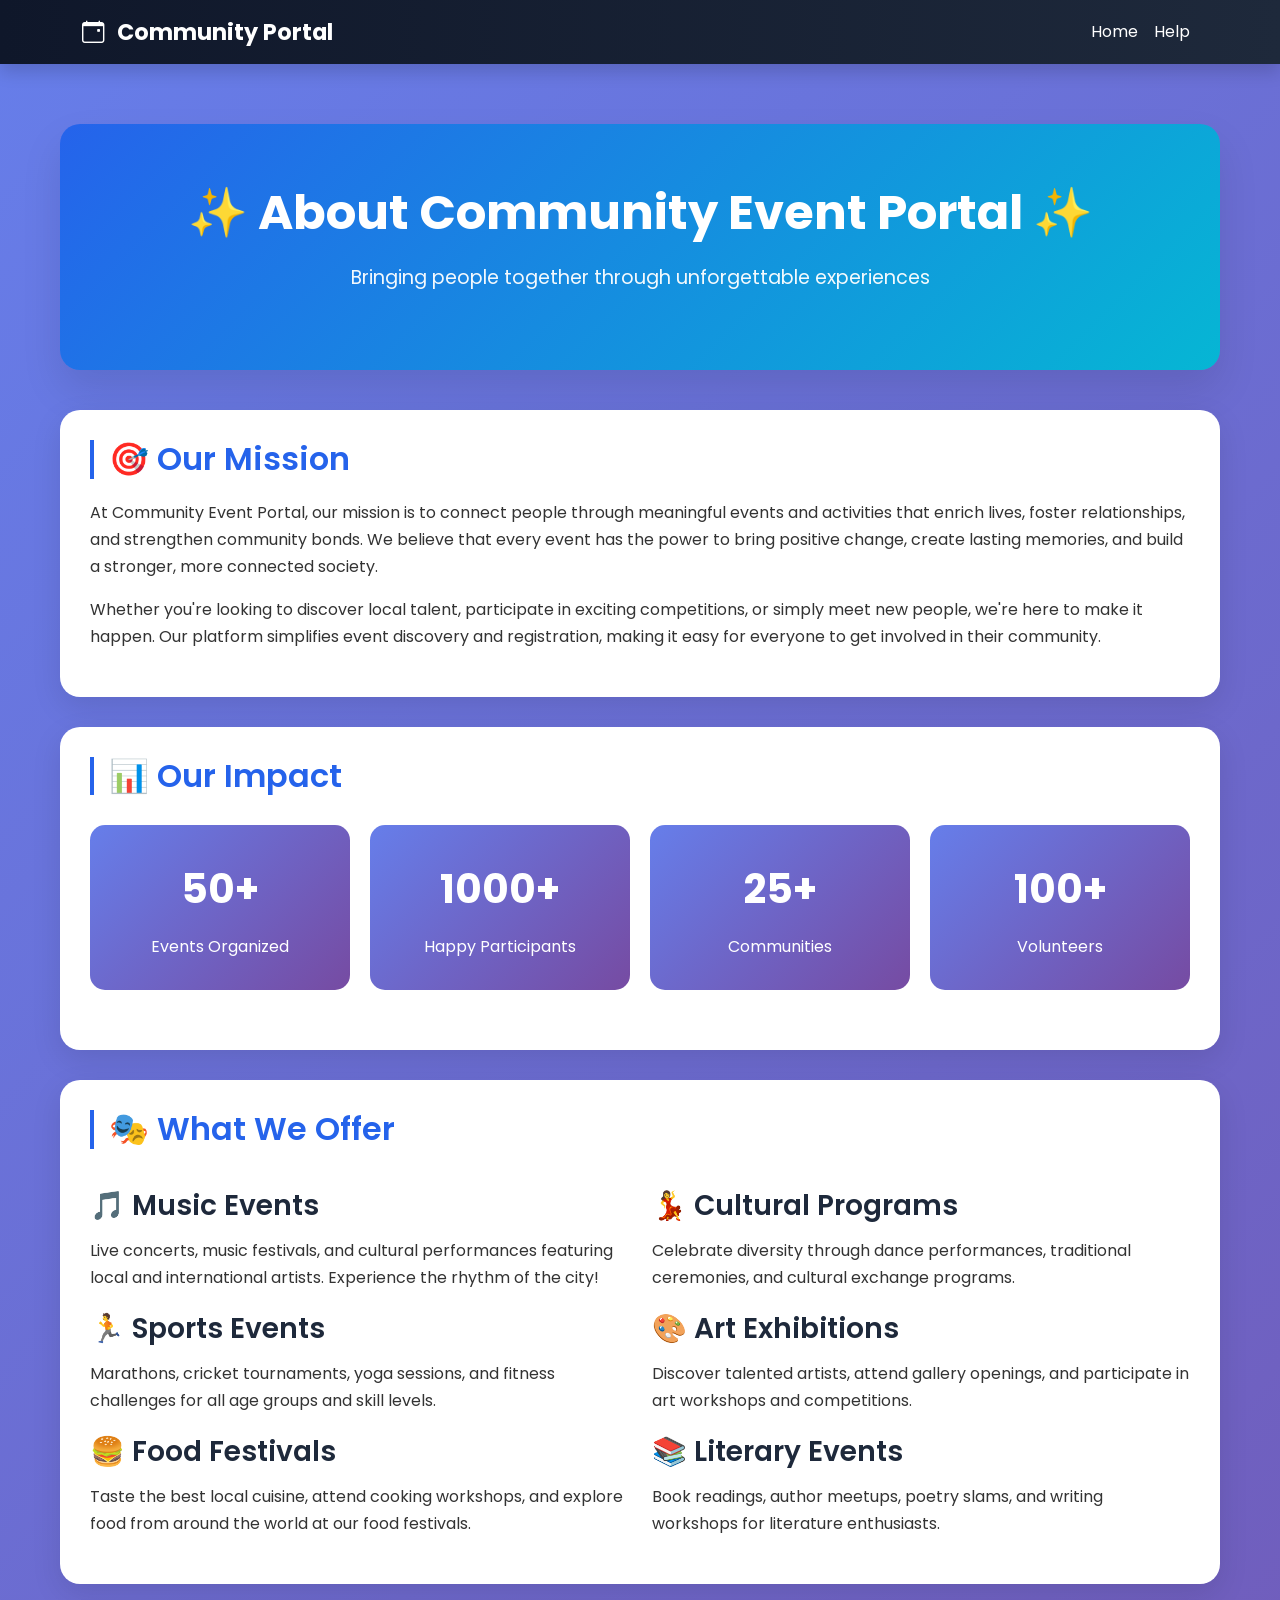
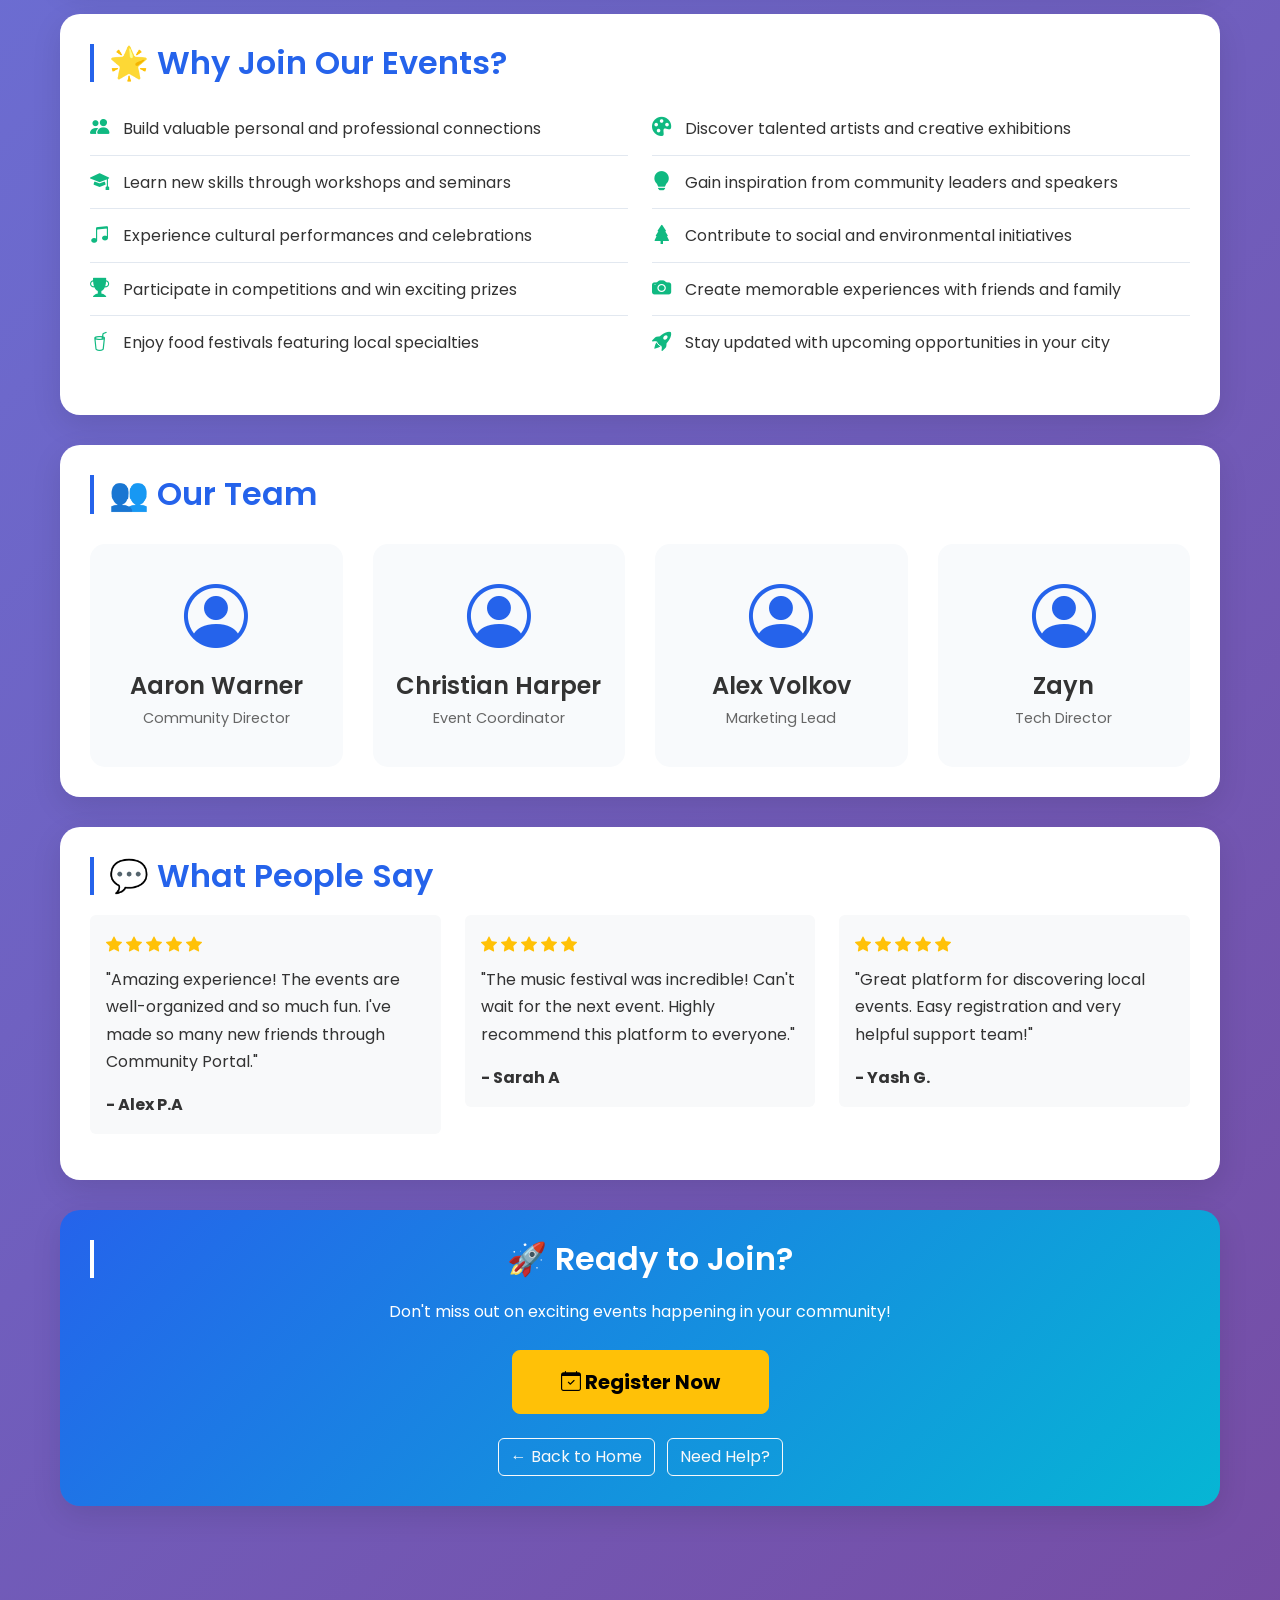
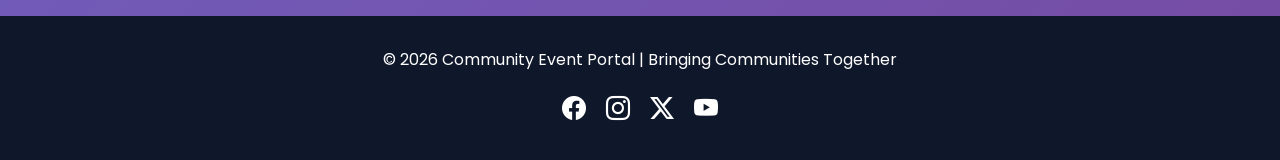
<file: MODULE 1/about.html>
<!DOCTYPE html>
<html lang="en">

<head>
    <meta charset="UTF-8">
    <meta name="viewport" content="width=device-width, initial-scale=1.0">
    <title>About Us - Community Event Portal</title>

    <!-- Google Fonts -->
    <link href="https://fonts.googleapis.com/css2?family=Poppins:wght@300;400;500;600;700&display=swap" rel="stylesheet">

    <!-- Bootstrap 5 -->
    <link href="https://cdn.jsdelivr.net/npm/bootstrap@5.3.3/dist/css/bootstrap.min.css" rel="stylesheet">

    <!-- Bootstrap Icons -->
    <link href="https://cdn.jsdelivr.net/npm/bootstrap-icons@1.11.3/font/bootstrap-icons.css" rel="stylesheet">

    <style>
        * {
            margin: 0;
            padding: 0;
            box-sizing: border-box;
        }

        body {
            font-family: 'Poppins', sans-serif;
            background: linear-gradient(135deg, #667eea 0%, #764ba2 100%);
            color: #333;
            line-height: 1.7;
        }

        .navbar {
            background: linear-gradient(90deg, #0f172a, #1e293b) !important;
        }

        .navbar-brand {
            font-size: 1.4rem;
            font-weight: 700;
        }

        .navbar-brand i {
            margin-right: 8px;
        }

        .nav-link {
            color: white !important;
            transition: 0.3s;
        }

        .nav-link:hover {
            color: #fbbf24 !important;
        }

        .about-container {
            max-width: 1200px;
            margin: 40px auto;
            padding: 20px;
        }

        .about-header {
            background: linear-gradient(135deg, #2563eb, #06b6d4);
            border-radius: 20px;
            padding: 60px 40px;
            text-align: center;
            color: white;
            margin-bottom: 40px;
            box-shadow: 0 20px 40px rgba(0, 0, 0, 0.1);
        }

        .about-header h1 {
            font-size: 3rem;
            font-weight: 700;
            margin-bottom: 20px;
        }

        .about-header p {
            font-size: 1.2rem;
            opacity: 0.95;
        }

        .card-custom {
            background: white;
            border-radius: 20px;
            padding: 30px;
            margin-bottom: 30px;
            box-shadow: 0 10px 30px rgba(0, 0, 0, 0.1);
            transition: transform 0.3s ease, box-shadow 0.3s ease;
        }

        .card-custom:hover {
            transform: translateY(-5px);
            box-shadow: 0 20px 40px rgba(0, 0, 0, 0.15);
        }

        .card-custom h2 {
            color: #2563eb;
            margin-bottom: 20px;
            font-weight: 600;
            border-left: 4px solid #2563eb;
            padding-left: 15px;
        }

        .card-custom h3 {
            color: #1e293b;
            margin-top: 20px;
            margin-bottom: 15px;
            font-weight: 600;
        }

        .stats-grid {
            display: grid;
            grid-template-columns: repeat(auto-fit, minmax(200px, 1fr));
            gap: 20px;
            margin: 30px 0;
        }

        .stat-box {
            background: linear-gradient(135deg, #667eea 0%, #764ba2 100%);
            color: white;
            padding: 30px 20px;
            text-align: center;
            border-radius: 15px;
            transition: transform 0.3s ease;
        }

        .stat-box:hover {
            transform: scale(1.05);
        }

        .stat-box .number {
            font-size: 2.5rem;
            font-weight: 700;
        }

        .stat-box .label {
            font-size: 1rem;
            margin-top: 10px;
        }

        .team-grid {
            display: grid;
            grid-template-columns: repeat(auto-fit, minmax(250px, 1fr));
            gap: 30px;
            margin-top: 30px;
        }

        .team-member {
            text-align: center;
            padding: 20px;
            background: #f8fafc;
            border-radius: 15px;
            transition: all 0.3s ease;
        }

        .team-member:hover {
            background: #e0f2fe;
            transform: translateY(-5px);
        }

        .team-member i {
            font-size: 4rem;
            color: #2563eb;
            margin-bottom: 15px;
        }

        .team-member h4 {
            font-weight: 600;
            margin-bottom: 5px;
        }

        .team-member p {
            color: #666;
            font-size: 0.9rem;
        }

        .btn-back {
            background: #2563eb;
            color: white;
            padding: 12px 30px;
            border-radius: 30px;
            text-decoration: none;
            display: inline-block;
            transition: all 0.3s ease;
            font-weight: 500;
        }

        .btn-back:hover {
            background: #1d4ed8;
            color: white;
            transform: translateX(-5px);
        }

        .feature-list {
            list-style: none;
            padding: 0;
        }

        .feature-list li {
            padding: 10px 0;
            border-bottom: 1px solid #e2e8f0;
        }

        .feature-list li:last-child {
            border-bottom: none;
        }

        .feature-list i {
            color: #10b981;
            margin-right: 10px;
            font-size: 1.2rem;
        }

        footer {
            background: #0f172a;
            color: white;
            padding: 30px 0;
            text-align: center;
            margin-top: 60px;
        }

        @media (max-width: 768px) {
            .about-header h1 {
                font-size: 2rem;
            }
            
            .stats-grid {
                grid-template-columns: repeat(2, 1fr);
            }
        }
    </style>
</head>

<body>

    <!-- Navigation -->
    <nav class="navbar navbar-expand-lg navbar-dark sticky-top shadow">
        <div class="container">
            <a class="navbar-brand fw-bold" href="index.html">
                <i class="bi bi-calendar-event"></i>
                Community Portal
            </a>
            <button class="navbar-toggler" type="button" data-bs-toggle="collapse" data-bs-target="#navbarContent">
                <span class="navbar-toggler-icon"></span>
            </button>
            <div class="collapse navbar-collapse" id="navbarContent">
                <ul class="navbar-nav ms-auto">
                    <li class="nav-item">
                        <a class="nav-link" href="index.html">Home</a>
                    </li>
                    <li class="nav-item">
                        <a class="nav-link" href="help.html">Help</a>
                    </li>
                </ul>
            </div>
        </div>
    </nav>

    <div class="about-container">
        <!-- Header Section -->
        <div class="about-header">
            <h1>✨ About Community Event Portal ✨</h1>
            <p>Bringing people together through unforgettable experiences</p>
        </div>

        <!-- Mission Section -->
        <div class="card-custom">
            <h2>🎯 Our Mission</h2>
            <p>At Community Event Portal, our mission is to connect people through meaningful events and activities that enrich lives, foster relationships, and strengthen community bonds. We believe that every event has the power to bring positive change, create lasting memories, and build a stronger, more connected society.</p>
            <p>Whether you're looking to discover local talent, participate in exciting competitions, or simply meet new people, we're here to make it happen. Our platform simplifies event discovery and registration, making it easy for everyone to get involved in their community.</p>
        </div>

        <!-- Statistics Section -->
        <div class="card-custom">
            <h2>📊 Our Impact</h2>
            <div class="stats-grid">
                <div class="stat-box">
                    <div class="number">50+</div>
                    <div class="label">Events Organized</div>
                </div>
                <div class="stat-box">
                    <div class="number">1000+</div>
                    <div class="label">Happy Participants</div>
                </div>
                <div class="stat-box">
                    <div class="number">25+</div>
                    <div class="label">Communities</div>
                </div>
                <div class="stat-box">
                    <div class="number">100+</div>
                    <div class="label">Volunteers</div>
                </div>
            </div>
        </div>

        <!-- What We Offer -->
        <div class="card-custom">
            <h2>🎭 What We Offer</h2>
            <div class="row">
                <div class="col-md-6">
                    <h3>🎵 Music Events</h3>
                    <p>Live concerts, music festivals, and cultural performances featuring local and international artists. Experience the rhythm of the city!</p>
                    
                    <h3>🏃 Sports Events</h3>
                    <p>Marathons, cricket tournaments, yoga sessions, and fitness challenges for all age groups and skill levels.</p>
                    
                    <h3>🍔 Food Festivals</h3>
                    <p>Taste the best local cuisine, attend cooking workshops, and explore food from around the world at our food festivals.</p>
                </div>
                <div class="col-md-6">
                    <h3>💃 Cultural Programs</h3>
                    <p>Celebrate diversity through dance performances, traditional ceremonies, and cultural exchange programs.</p>
                    
                    <h3>🎨 Art Exhibitions</h3>
                    <p>Discover talented artists, attend gallery openings, and participate in art workshops and competitions.</p>
                    
                    <h3>📚 Literary Events</h3>
                    <p>Book readings, author meetups, poetry slams, and writing workshops for literature enthusiasts.</p>
                </div>
            </div>
        </div>

        <!-- Benefits Section -->
        <div class="card-custom">
            <h2>🌟 Why Join Our Events?</h2>
            <div class="row">
                <div class="col-md-6">
                    <ul class="feature-list">
                        <li><i class="bi bi-people-fill"></i> Build valuable personal and professional connections</li>
                        <li><i class="bi bi-mortarboard-fill"></i> Learn new skills through workshops and seminars</li>
                        <li><i class="bi bi-music-note-beamed"></i> Experience cultural performances and celebrations</li>
                        <li><i class="bi bi-trophy-fill"></i> Participate in competitions and win exciting prizes</li>
                        <li><i class="bi bi-cup-straw"></i> Enjoy food festivals featuring local specialties</li>
                    </ul>
                </div>
                <div class="col-md-6">
                    <ul class="feature-list">
                        <li><i class="bi bi-palette-fill"></i> Discover talented artists and creative exhibitions</li>
                        <li><i class="bi bi-lightbulb-fill"></i> Gain inspiration from community leaders and speakers</li>
                        <li><i class="bi bi-tree-fill"></i> Contribute to social and environmental initiatives</li>
                        <li><i class="bi bi-camera-fill"></i> Create memorable experiences with friends and family</li>
                        <li><i class="bi bi-rocket-takeoff-fill"></i> Stay updated with upcoming opportunities in your city</li>
                    </ul>
                </div>
            </div>
        </div>

        <!-- Team Section -->
        <div class="card-custom">
            <h2>👥 Our Team</h2>
            <div class="team-grid">
                <div class="team-member">
                    <i class="bi bi-person-circle"></i>
                    <h4>Aaron Warner</h4>
                    <p>Community Director</p>
                </div>
                <div class="team-member">
                    <i class="bi bi-person-circle"></i>
                    <h4>Christian Harper</h4>
                    <p>Event Coordinator</p>
                </div>
                <div class="team-member">
                    <i class="bi bi-person-circle"></i>
                    <h4>Alex Volkov</h4>
                    <p>Marketing Lead</p>
                </div>
                <div class="team-member">
                    <i class="bi bi-person-circle"></i>
                    <h4>Zayn</h4>
                    <p>Tech Director</p>
                </div>
            </div>
        </div>

        <!-- Testimonials -->
        <div class="card-custom">
            <h2>💬 What People Say</h2>
            <div class="row">
                <div class="col-md-4 mb-3">
                    <div class="p-3 bg-light rounded">
                        <i class="bi bi-star-fill text-warning"></i>
                        <i class="bi bi-star-fill text-warning"></i>
                        <i class="bi bi-star-fill text-warning"></i>
                        <i class="bi bi-star-fill text-warning"></i>
                        <i class="bi bi-star-fill text-warning"></i>
                        <p class="mt-2">"Amazing experience! The events are well-organized and so much fun. I've made so many new friends through Community Portal."</p>
                        <strong>- Alex P.A</strong>
                    </div>
                </div>
                <div class="col-md-4 mb-3">
                    <div class="p-3 bg-light rounded">
                        <i class="bi bi-star-fill text-warning"></i>
                        <i class="bi bi-star-fill text-warning"></i>
                        <i class="bi bi-star-fill text-warning"></i>
                        <i class="bi bi-star-fill text-warning"></i>
                        <i class="bi bi-star-fill text-warning"></i>
                        <p class="mt-2">"The music festival was incredible! Can't wait for the next event. Highly recommend this platform to everyone."</p>
                        <strong>- Sarah A</strong>
                    </div>
                </div>
                <div class="col-md-4 mb-3">
                    <div class="p-3 bg-light rounded">
                        <i class="bi bi-star-fill text-warning"></i>
                        <i class="bi bi-star-fill text-warning"></i>
                        <i class="bi bi-star-fill text-warning"></i>
                        <i class="bi bi-star-fill text-warning"></i>
                        <i class="bi bi-star-fill text-warning"></i>
                        <p class="mt-2">"Great platform for discovering local events. Easy registration and very helpful support team!"</p>
                        <strong>- Yash G.</strong>
                    </div>
                </div>
            </div>
        </div>

        <!-- Call to Action -->
        <div class="card-custom text-center" style="background: linear-gradient(135deg, #2563eb, #06b6d4); color: white;">
            <h2 style="color: white; border-left-color: white;">🚀 Ready to Join?</h2>
            <p class="mb-4">Don't miss out on exciting events happening in your community!</p>
            <a href="index.html#register" class="btn btn-warning btn-lg px-5 py-3 fw-bold">
                <i class="bi bi-calendar-check"></i> Register Now
            </a>
            <div class="mt-4">
                <a href="index.html" class="btn btn-outline-light me-2">← Back to Home</a>
                <a href="help.html" class="btn btn-outline-light">Need Help?</a>
            </div>
        </div>
    </div>

    <!-- Footer -->
    <footer>
        <div class="container">
            <p>&copy; 2026 Community Event Portal | Bringing Communities Together</p>
            <div>
                <i class="bi bi-facebook fs-4 me-3"></i>
                <i class="bi bi-instagram fs-4 me-3"></i>
                <i class="bi bi-twitter-x fs-4 me-3"></i>
                <i class="bi bi-youtube fs-4"></i>
            </div>
        </div>
    </footer>

    <!-- Bootstrap JS -->
    <script src="https://cdn.jsdelivr.net/npm/bootstrap@5.3.3/dist/js/bootstrap.bundle.min.js"></script>
</body>

</html>
</file>
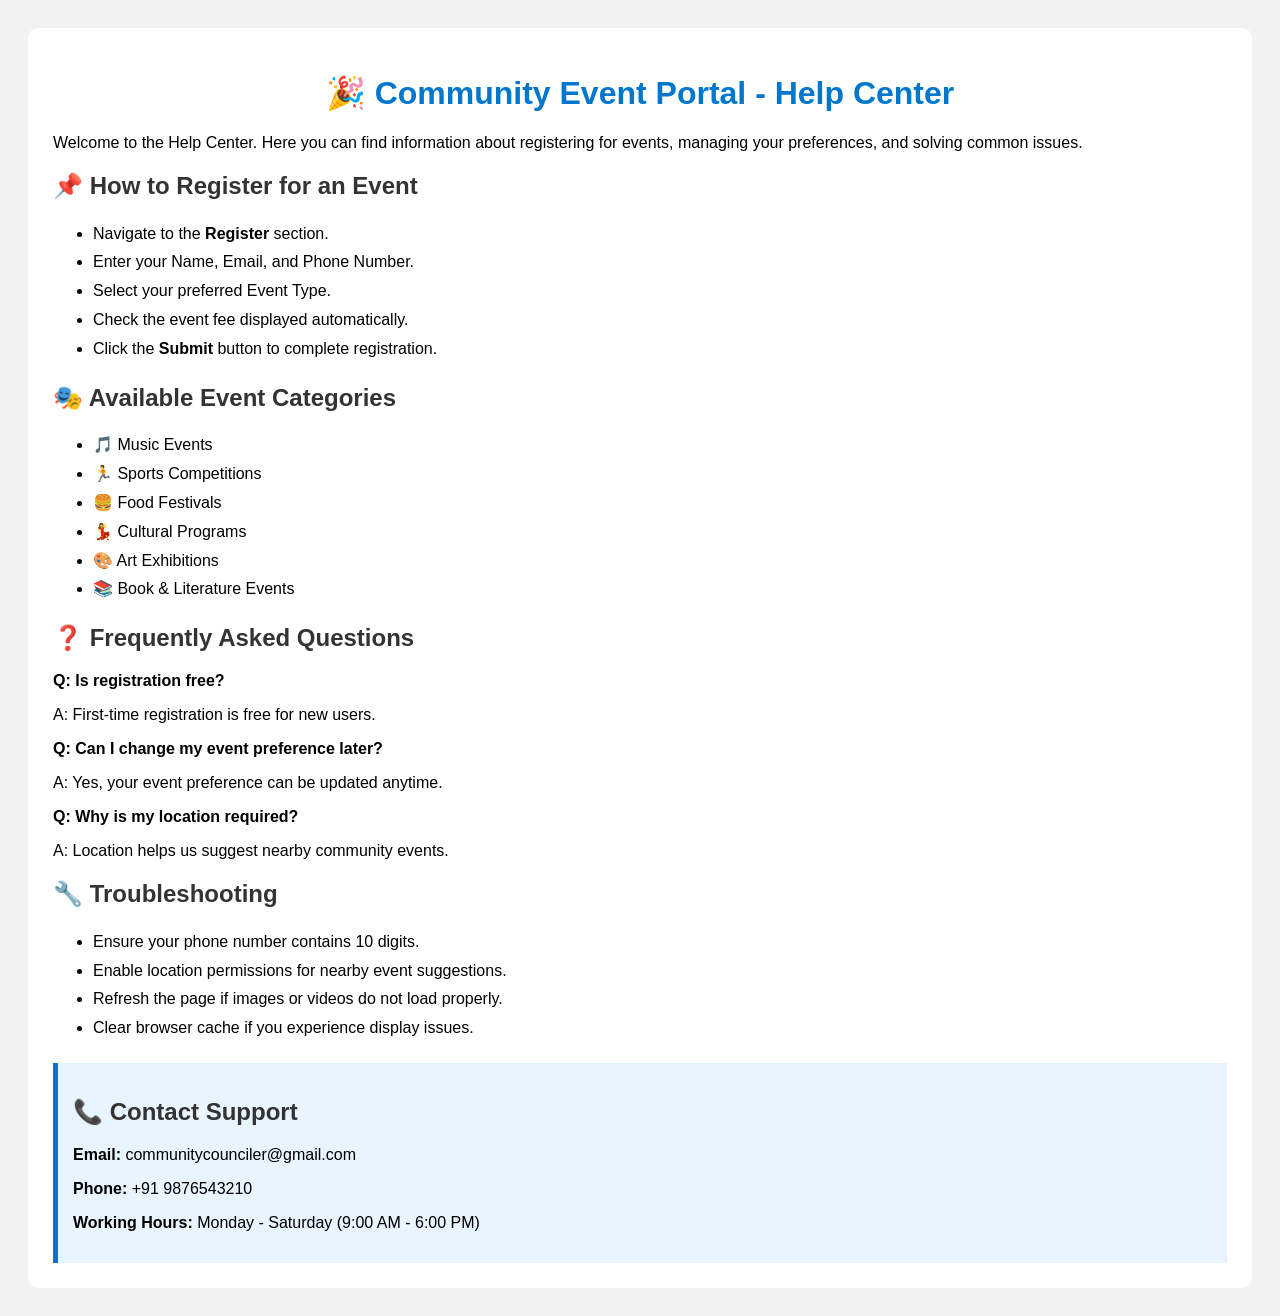
<file: MODULE 1/help.html>
<!DOCTYPE html>
<html>

<head>
    <title>Help - Community Event Portal</title>

    <style>
        body {
            font-family: Arial, sans-serif;
            background-color: #f2f2f2;
            padding: 20px;
        }

        .container {
            background-color: white;
            padding: 25px;
            border-radius: 10px;
        }

        h1 {
            color: #0077cc;
            text-align: center;
        }

        h2 {
            color: #333;
        }

        ul {
            line-height: 1.8;
        }

        .contact {
            background-color: #e8f4ff;
            padding: 15px;
            border-left: 5px solid #0077cc;
            margin-top: 20px;
        }
    </style>
</head>

<body>

    <div class="container">

        <h1>🎉 Community Event Portal - Help Center</h1>

        <p>
            Welcome to the Help Center. Here you can find information about
            registering for events, managing your preferences, and solving
            common issues.
        </p>

        <h2>📌 How to Register for an Event</h2>

        <ul>
            <li>Navigate to the <b>Register</b> section.</li>
            <li>Enter your Name, Email, and Phone Number.</li>
            <li>Select your preferred Event Type.</li>
            <li>Check the event fee displayed automatically.</li>
            <li>Click the <b>Submit</b> button to complete registration.</li>
        </ul>

        <h2>🎭 Available Event Categories</h2>

        <ul>
            <li>🎵 Music Events</li>
            <li>🏃 Sports Competitions</li>
            <li>🍔 Food Festivals</li>
            <li>💃 Cultural Programs</li>
            <li>🎨 Art Exhibitions</li>
            <li>📚 Book & Literature Events</li>
        </ul>

        <h2>❓ Frequently Asked Questions</h2>

        <p><b>Q: Is registration free?</b></p>
        <p>A: First-time registration is free for new users.</p>

        <p><b>Q: Can I change my event preference later?</b></p>
        <p>A: Yes, your event preference can be updated anytime.</p>

        <p><b>Q: Why is my location required?</b></p>
        <p>A: Location helps us suggest nearby community events.</p>

        <h2>🔧 Troubleshooting</h2>

        <ul>
            <li>Ensure your phone number contains 10 digits.</li>
            <li>Enable location permissions for nearby event suggestions.</li>
            <li>Refresh the page if images or videos do not load properly.</li>
            <li>Clear browser cache if you experience display issues.</li>
        </ul>

        <div class="contact">

            <h2>📞 Contact Support</h2>

            <p><b>Email:</b> communitycounciler@gmail.com</p>
            <p><b>Phone:</b> +91 9876543210</p>
            <p><b>Working Hours:</b> Monday - Saturday (9:00 AM - 6:00 PM)</p>

        </div>

    </div>

</body>

</html>
</file>
